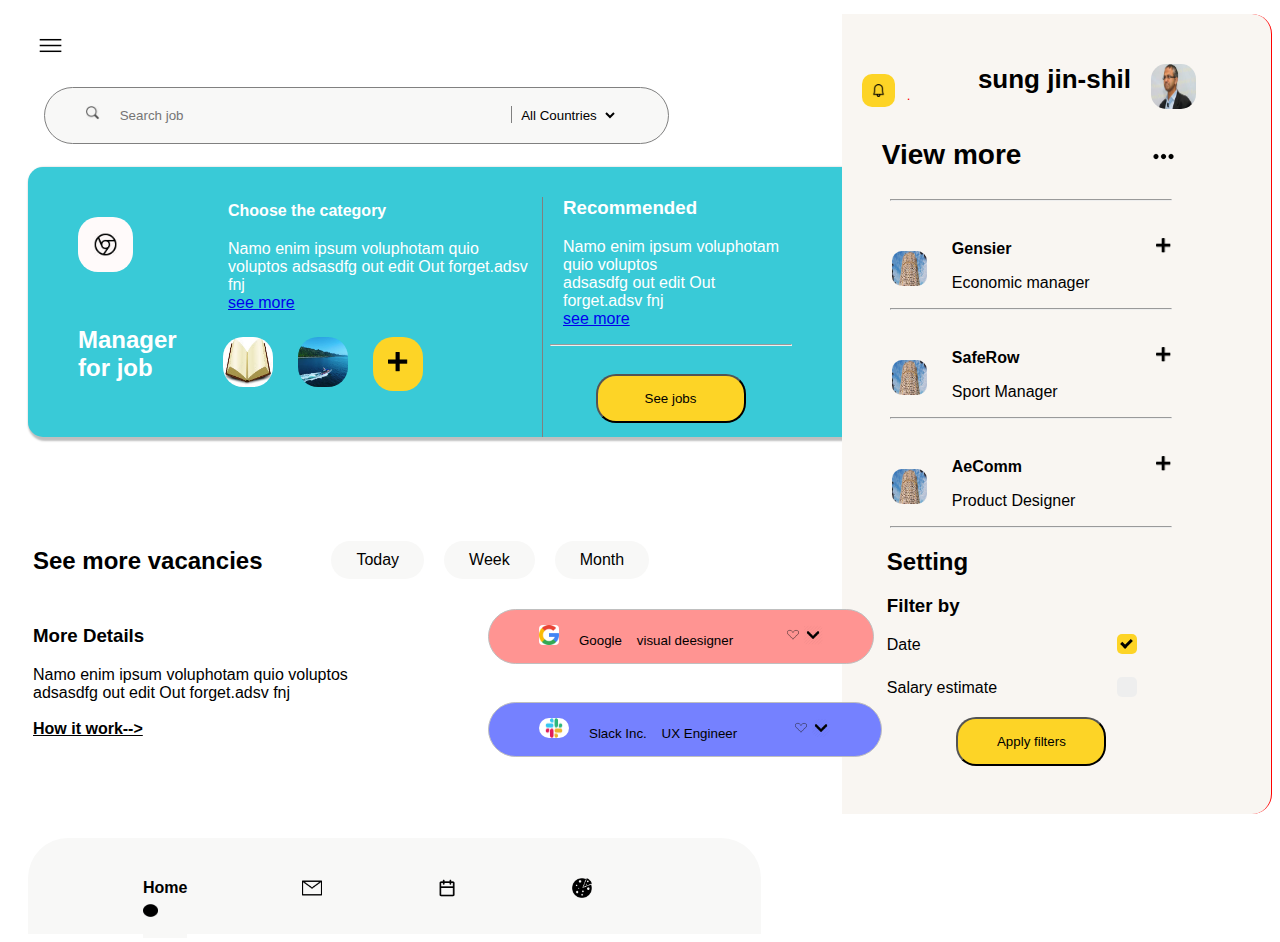
<file: dashboard/index.html>
<!DOCTYPE html>
<html lang="en">

<head>
    <meta charset="UTF-8">
    <meta name="viewport" content="width=device-width, initial-scale=1.0">
    <meta http-equiv="X-UA-Compatible" content="ie=edge">
    <link rel="stylesheet" href="./style.css">
    <title>Dashboard</title>
</head>

<body>
    <section class="side1">
        <img src="./images/nav.png" height="35" width="35" class="nav-to">
        <div class="search">

            <div class="search-bar"> <img src="./images/search.png" height="15" width="15"> <input type="text"
                    placeholder="Search job">
                <label class="verticalLine">
                    <select>
                        <option>All Countries</option>
                    </select>
                </label>

            </div>
        </div>
        <div class="card">
            <div class="inner-wrapper">
                <img src="./images/chrome.png" height="25" width="25">
                <h2>Manager<br> for job</h2>
                <div class="inner-wrapper-header"><b>Choose the category</b></div>
                <p>Namo enim ipsum voluphotam quio voluptos adsasdfg out edit Out forget.adsv fnj<br><a href="#">see
                        more</a></p>

            </div>
            <div class="seprator">
                <h3>Recommended</h3>
                <p>Namo enim ipsum voluphotam quio voluptos <br> adsasdfg out edit Out forget.adsv fnj<br><a
                        href="#">see more</a></p>
                <hr width="240px;">
                <center> <button class="see-jobs">See jobs</button></center>
            </div>
            <div class="detail">
                <li class="book"> <img src="./images/book.jpg" height="50" width="50"></li>
                <li class="clerk"><img src="./images/clerk.jpg" height="50" width="50"></li>
                <li class="add"><img src="./images/plus.png" height="20" width="20"></li>
            </div>
        </div>

        <div class="cal">
            <ul>
                <li>Today</li>
                <li>Week</li>
                <li>Month</li>
            </ul>
        </div>

        </div>
        <div class="btn">
            <button class="google"><img src="./images/googlee.png" height="20" width="20"  "><label class="google-title">Google &nbsp;&nbsp;&nbspvisual
                deesigner</label><img src="./images/heart.png" height="20" width="20" class="heart-google"><img src="./images/dropdown.png" height="20" width="20"></div> </button><br>
        <button class="slack"><img src="./images/slack.png" height="20" width="30"><label class="slack-button">Slack Inc.</label><label>&nbsp;&nbsp;&nbsp; UX Engineer
                </label><img src="./images/heart.png" height="20" width="20" class="heart"><img src="./images/dropdown.png" height="20" width="20"> </button>
        </div>
        <div class="external">
            <h2>See more vacancies</h2>
            <h3>More Details</h3>
            <p>Namo enim ipsum voluphotam quio voluptos <br> adsasdfg out edit Out forget.adsv fnj<br><a
                    href="#"><b><br>How it
                        work--> </b></a></p>
        </div>

    </section>
    <section class="nav-bar">
        <div class="nav-wrapper">
            <img src="./images/notification.png" height="13" width="13" class="notification-icon"><sup class="alert">.</sup>
            <div class="profile-title">
              <h2 >sung jin-shil<img src="./images/profile.jpg" height="45" width="45" class="profile-img"></h2>
            </div>
        </div>
        <div>
            <h3 class="view-more">View more</h3>
        </div>
        <div class="nav-hor"><img src="./images/nav-hor.png" height="25" width="25"></div>
        <hr width="280">
        <div class="data1">
            <img src="./images/building.jpg" height="35" width="35">
            <div class="text">
                <label class="text"><b>Gensier</b></label>
                <p> Economic manager<p>
                        <div class="plus">
                            <img src="./images/plus.png" height="15" width="15">
                        </div>
            </div>
        </div>
        <hr width="280">
        <div class="data1">
            <img src="./images/building.jpg" height="35" width="35">
            <div class="text">
                <label class="text"><b>SafeRow</b></label>
                <p> Sport Manager<p>
                        <div class="plus">
                            <img src="./images/plus.png" height="15" width="15">
                        </div>
            </div>
        </div>
        <hr width="280">
        <div class="data1">
            <img src="./images/building.jpg" height="35" width="35">
            <div class="text">
                <label class="text"><b>AeComm</b></label>
                <p> Product Designer<p>
                        <div class="plus">
                            <img src="./images/plus.png" height="15" width="15">
                        </div>
            </div>
            <hr width="280">
            <div class="filter">
                <h2>Setting</h2>
                <div>
                    <h3>Filter by</h3>
                </div>
                <div class="date">Date<label class="container">
                        <input type="checkbox" checked>
                        <span class="checkmark"></span>
                    </label>
                </div>
            </div>

            <div class="salary">Salary estimate<label class="container">
                    <input type="checkbox" >
                    <span class="checkmark"></span>
                </label>
            </div>
            <center><button class="see-jobs">Apply filters</button></center>
        </div>

        </div>

    </section>
    <section class="bottom">
        <div class="bottom-bar">
            <li>
                <div class="home"><b>Home</b>
                    <div class="dot"><img src="./images/dot.png" height="25" width="15" class="dot"></div>
                </div>
            </li>
            <li>
                <div><img src="./images/email.png" height="20" width="20"></div>
            </li>
            <li>
                <div><img src="./images/calender.png" height="20" width="20"></div>
            </li>
            <li>
                <div><img src="./images/pizza.png" height="20" width="20"></div>
            </li>
        </div>
    </section>
</body>

</html>
</file>
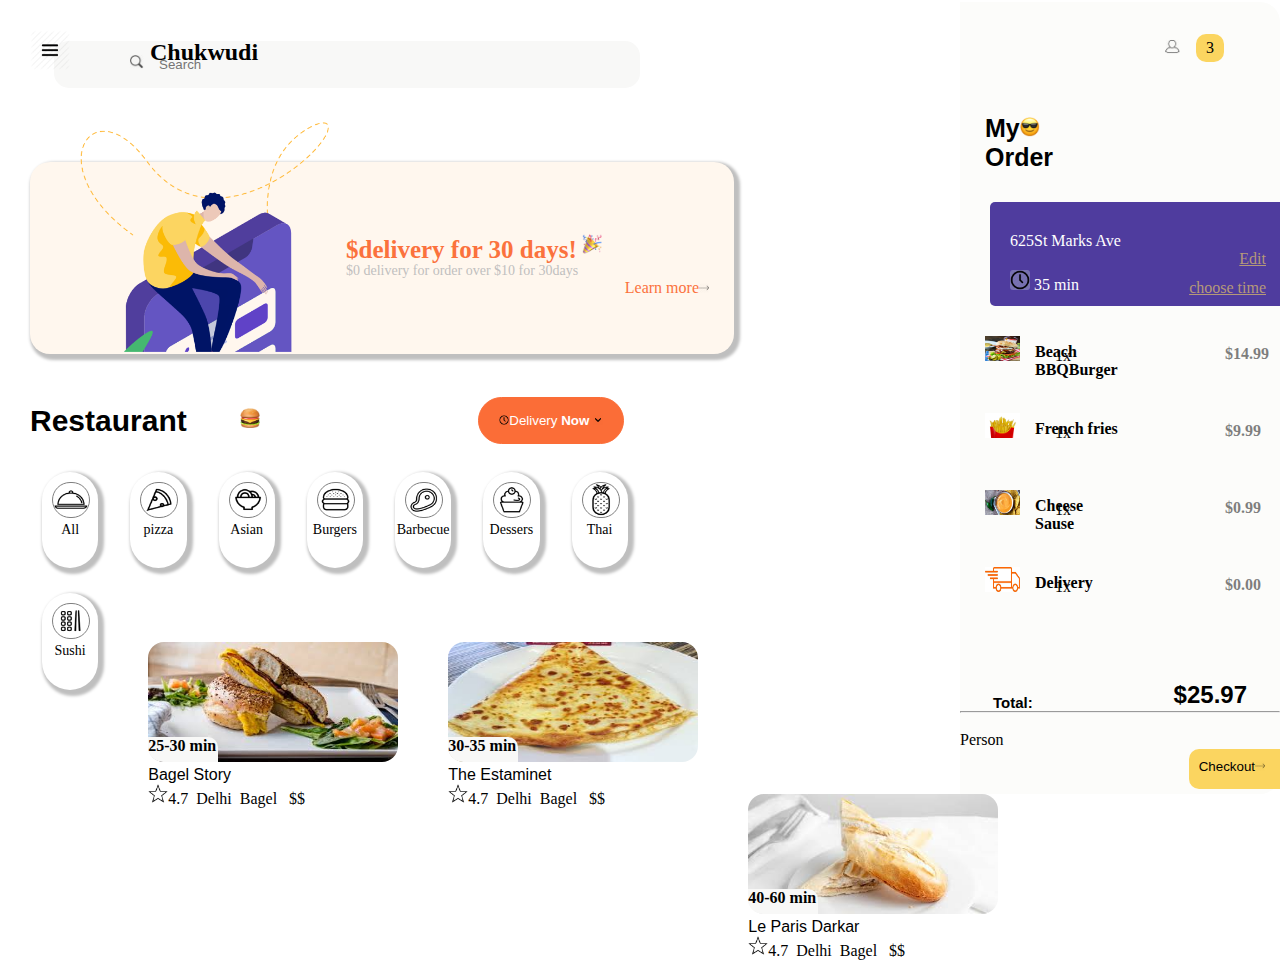
<file: Restaurant/index.html>
<!DOCTYPE html>
<html lang="en">

<head>
    <meta charset="UTF-8">
    <meta name="viewport" content=", initial-scale=1.0">
    <meta http-equiv="X-UA-Compatible" content="ie=edge">
    <link rel="stylesheet" href="./style.css">
    <title>Document</title>
</head>

<body class="body">
    <section>
        <section>
            <div class="header"> <img src="./images/menu.png" height="0" width="00">
                <h2>Chukwudi</h2>
                <div class="search">
                    <img src="./images/search.png"><input type="text" placeholder="Search">
                </div>
            </div>
            <div class="banner"><img src="./images/banner.png" height="230" class="banner-graphics">
                <h3>$delivery for 30 days!</h3>
                <div class="emoji"><img src="./images/1.png" height="20" width="20"></div>
                <div class="wrapper">
                    <p>$0 delivery for order over $10 for 30days</p>
                </div>
                <div class="ref-link">
                    <a href="#">Learn more<img src="./images/arrow.png"height="10" width="10" ></a></div>
            </div>
            <div class="inner-wrapper">
                <h2>Restaurant</h2>
                <div><img src="./images/2.png" height="20" width="20"></div>
                <button class="delivey-now"><img src="./images/clock.png" height="10" width="10">Delivery <b>Now</b>&nbsp;<img src="./images/dropdown.png" height="10" width="10"></button>
            </div>
            <div class="menu">
                <li>
                    <div>
                        <img src="./images/icon1.png" height="13" width="16">
                        <div>
                            <p>All</p>
                        </div>
                    </div>
                </li>
                <li>
                    <div>
                        <img src="./images/icon2.png" height="25" width="20">
                        <div>
                            <p>pizza</p>
                        </div>
                    </div>
                </li>
                <li>
                    <div>
                        <img src="./images/icon3.png" height="25" width="20">
                        <div>
                            <p>Asian</p>
                        </div>
                    </div>
                </li>
                <li>
                    <div>
                        <img src="./images/icon4.png" height="25" width="20">
                        <div>
                            <p>Burgers</p>
                        </div>
                    </div>
                </li>
                <li>
                    <div>
                        <img src="./images/icon5.png" height="25" width="20">
                        <div>
                            <p>Barbecue</p>
                        </div>
                    </div>
                </li>
                <li>
                    <div>
                        <img src="./images/icon6.png" height="25" width="20">
                        <div>
                            <p>Dessers</p>
                        </div>
                    </div>
                </li>
                <li>
                    <div>
                        <img src="./images/icon7.png" height="25" width="20">
                        <div>
                            <p>Thai</p>
                        </div>
                    </div>
                </li>
                <li>
                    <div>
                        <img src="./images/icon8.png" height="25" width="20">
                        <div>
                            <p>Sushi</p>
                        </div>
                    </div>
                </li>

            </div>


        </section>
    </section>
    <section class="nav">

        <div class="user-count">3</div>
        <img src="./images/user.png" height="15px" width="15px" class="user-icon">

        <div class="nav-header"><b>My<img src="./images/3.png" height="20px" width="20px"><br> Order</b>
        </div>
        <div class="address-wrapper">
            <div>
                <div class="address-title">625St Marks Ave</div>
                <div><a href="#">Edit</a></div>
            </div>
            <div class="time">
                <img src="./images/clock.png" height=" 20px " width="20px"> <span>35 min</span>
                <div class="choose-time"><a href="# ">choose time</a></div>
            </div>
        </div>
        <div class="order-list">
            <div>
                <img src="./images/bbq.jpg" height="25px" width="35px"><span style="margin-left:35px;">1x</span>

                <span class="order-price"> <b>$14.99</b></span>
                <span class="order-name"><b>Beach BBQBurger</b></span>
            </div>
            <div style="margin-top:50px;">
                <img src="./images/fries.jpg" height="25px" width="35px"><span style="margin-left:35px;">1x</span>

                <span class="order-price"> <b>$9.99</b></span>
                <span class="order-name"><b>French fries</b></span>
            </div>
            <div style="margin-top:50px;">
                <img src="./images/cheesesause.jpg" height="25px" width="35px"><span style="margin-left:35px;">1x</span>

                <span class="order-price"> <b>$0.99</b></span>
                <span class="order-name"><b>Cheese Sause</b></span>
            </div>
            <div style="margin-top:50px;">
                <img src="./images/delivery.jpg" height="25px" width="35px"><span style="margin-left:35px;">1x</span>

                <span class="order-price"> <b>$0.00</b></span>
                <span class="order-name"><b>Delivery</b></span>
            </div>
        </div>
        <div class="total">
            <h3>Total:</h3>
            <div class="final-amount">
                <h2>$25.97</h2>
            </div>
            <hr><br>
            <p>Person</p>
            <div class="checkout">
                <button>Checkout<img src="./images/arrow.png" height="10px" width="10px"></button>
            </div>
        </div>

    </section>
    <section>
        <div class="card">
            <li>
                <div class="product1">
                    <img src="./images/burger.jpg" height="120px" width="250px" class="bagel">
                    <div class="stick"><b>25-30 min</b></div>
                    <div class="card-title">Bagel Story </div>
                    <div><img src="./images/star.png" height="20px" width="20px">4.7 &nbsp;Delhi&nbsp; Bagel &nbsp; $$
                    </div>
                </div>
            </li>
            <li>
                <div class="product1">
                    <img src="./images/theestaminet.jpg" height="120px" width="250px" class="bagel">
                    <div class="stick"><b>30-35 min</b></div>
                    <div class="card-title">The Estaminet</div>
                    <div><img src="./images/star.png" height="20px" width="20px">4.7 &nbsp;Delhi&nbsp; Bagel &nbsp; $$
                    </div>
                </div>
            </li>
            <li>
                <div class="product1">
                    <img src="./images/lpd.jpg" height="120px" width="250px" class="bagel">
                    <div class="stick"><b>40-60 min</b></div>
                    <div class="card-title">Le Paris Darkar</div>
                    <div><img src="./images/star.png" height="20px" width="20px">4.7 &nbsp;Delhi&nbsp; Bagel &nbsp; $$
                    </div>
                </div>
            </li>
        </div>
    </section>

</body>

</html>
</file>
<file: dashboard/style.css>
*{
    font-family: Verdana, Geneva, Tahoma, sans-serif;
}
.side1{
    width:80%;
}
.search-bar input[type="text"]{
padding-top:10px;
padding-bottom:10px;
padding-left:15px;
border: none;
background-color: #f8f8f7;
}
.search{
    float:right;
    margin-right:350px;
  border:1px solid grey;
  border-radius:35px;
  margin-top:20px;
  padding-right:50px;
  padding-top:10px;
 
  padding-bottom:10px;
  background-color: #f8f8f7;
}
.search-bar img{
    margin-left:40px;
}
.search select{
    background-color: #f8f8f7;
    padding: 5px;
    margin-left:0px;
    border: none
}
.verticalLine {
    border-left: 1px solid grey;
    margin-left:208px;
  }
  .seprator{
    border-left: 1px solid grey;
    margin-left:29rem;
    height:15rem;
    margin-top:-145px;

  }
  .seprator h3{
      margin-top:30px;
      margin-left:20px;
      color:white
  }
  .seprator p{
    margin-top:0px;
    margin-left:20px;
    color:white
}
  .card{
      background-color: #39cad7;
      margin-top:100px;
      margin-left:20px;
      padding-left:50px;
      padding-right:80px;
      padding-bottom:0px;
      width:45rem;
      border-radius: 15px;
      box-shadow: 2px 2px 2px 2px #BFBFBF
  }
  .google-title{
    margin-left:20px;
  }
  .dot{
    margin-top:-40px;
  }
  .detail{
      margin-top:-100px;
      margin-left:120px
  }
  .detail li{
float:left;
list-style: none;
margin-left:25px;
  }
  .add{
      border-radius:20px;
      background-color: #fdd426;
      padding:15px;
  }
  .clerk img{
    border-radius:20px;
  }
  .book img{
    border-radius:20px; 
  }
  .btn{
      margin-top:150px;
  }
  .cal li{
      float:left;
      margin-left: 20px;
      margin-top:9rem;
list-style: none ;
background-color: #f8f8f7;
padding:10px 25px 10px 25px;
border-radius: 25px;
color:black;
  }
  .cal li:hover{
      background-color: #7581ff;
  }
  .inner-wrapper-header{
    margin-left:150px;margin-top:-200px;
    color:white
  }
  .cal{
      float: right;
      margin-right:370px;
      margin-top:-10px;
  }
  .inner-wrapper img{
      margin-top:50px;
      border-radius:20px;
      padding:15px;
      background-color: snow;
  }
  .inner-wrapper h2{
      margin-top:50px;
      color: white;
  }
  .inner-wrapper p{
      margin-left:150px;
      margin-top:20px;
    width:19rem;
      color:white;
  }
  .inner-wrapper label{
    margin-left:200px;
    margin-top:-400px;
}
.google{
    margin-left:30rem;
    padding:15px 50px 15px 50px ;
    background-color: #ff9492;
    border-radius:50px;
    border: 1px solid #BFBFBF;
    margin-top:30px;
}
.google img{
border-radius:4px;

}
.slack{
        margin-top:20px;
        margin-left:30rem;
        padding:15px 50px 15px 50px ;
        background-color: #7581ff;
        border: 1px solid #BFBFBF;
        border-radius:50px;
    }
.slack img{
border-radius:12px;
}
.external{
    margin-left:25px    

}

.external h2{
    margin-top:-210px;
}
.external h3{
    margin-top:50px;
}
.external a{
    color:black;
    
}

.see-jobs{
    width:150px;
    padding:15px 30px 15px 30px;
    border-radius:20px; 
    margin-top:20px;
    background-color: #fdd426;
    
}
.nav-bar{
    float:right;
    background-color: #f9f6f2;
    width:30%;
    padding-right:50px;
    margin-top:-740px;
    margin-right:rem;
    border-right: 1px solid red; 
    border-top-right-radius: 20px;
    border-bottom-right-radius: 20px;   
    height: 800PX;
}
.home{
    margin-top:40px;
}
.nav-to{
    margin-left:25px;
    margin-top:20px;
}
.notification-icon{
    margin-top:60px;
    margin-left:20px;
    background-color: #fdd426;
    padding:10px;
    border-radius:10px;
}
.alert{
    color:red;
    padding:12px;
    margin-top:-60px;
}
.profile-title{
    margin-top:30px;
    margin-right:90px;
    float:right;
    
}.profile-title img{
    margin-left:0px;
    border-radius:35px;

    padding:20px;
}
.profile-title h2{
    margin-top:20px;
    margin-left:50px;
    font-size:26px;
}
.view-more{
    font-size:28px;
    margin-left:40px;
}
.profile-img{
    margin-right:10px;
    position: absolute;
    margin-top:-20px;
}
.nav-hor{
    float:right;
    margin-top:-55px;
    margin-right:45px;
}

.data1 img{
border-radius:10px;
margin-left:50px;
}
.data1 label{
    margin-left:110px;
}
.data1  p{
    margin-left:110px;

}
.data1{
    margin-top:50px;
}
.text{
    margin-top:-50px;
}
.plus{
    float: right;
    margin-top:-70px;
    margin-right:50px;

}
.filter{
    margin-left:45px; 
}
.container {
    display: block;
    position: relative;
    padding-left: 35px;
    margin-left:100px;
    cursor: pointer;
    font-size: 22px;
    -webkit-user-select: none;
    -moz-user-select: none;
    -ms-user-select: none;
    user-select: none;
  }
  
  .container input {
    position: absolute;
    opacity: 0;
    cursor: pointer;
    height: 0;
    width: 0;
    
  }
  

  .checkmark {
    position: absolute;
    top: 0;
    margin-top:-20px;
    margin-left:120px;
    left: 0;
    height: 20px;
    width: 20px;
    background-color: #eee;
    border-radius: 5px;
  }
  
  
  .container:hover input ~ .checkmark {
    background-color: #ccc;
  }
  

  .container input:checked ~ .checkmark {
    background-color: #fdd426;
  }
  
 
  .checkmark:after {
    content: "";
    position: absolute;
    display: none;
  }
  
  
  .container input:checked ~ .checkmark:after {
    display: block;
  }
  

  .container .checkmark:after {
    left: 6px;
    top: 3px;
    width: 4px;
    height: 8px;
    border: solid black;
    border-width: 0 3px 3px 0;
    -webkit-transform: rotate(45deg);
    -ms-transform: rotate(45deg);
    transform: rotate(45deg);
  }
  .salary{
      margin-top:25px;
      margin-left:45px;
  }
  .google-logo{
      margin-left:0px
  }
 .google-title{
     margin-left:20px;
 }
 .heart-google{
     margin-left:50px;
 }
 .heart{
    margin-left:50px;
}
  
  .bottom-bar li{
      float:left;
      background-color:#f8f8f7;
    padding-bottom:10px;
      align-content:center;
      line-height: 20px;
      margin-left:115px;
     list-style: none;
    
        }
  .bottom-bar li img{
      margin-top:40px;
     
  }
  .bottom{
      margin-left:20px;
background-color: #f8f8f7;
height: 6rem;
width:58%;
margin-top:100px;
border-top-left-radius: 40px;
border-top-right-radius: 40px;
  }
  .slack-button{
    margin-left:20px;
  }
</file>
<file: Restaurant/style.css>
* {
      margin: 0px;
      padding: 0px;
  }
  
  .menu li {
      float: left;
      list-style: none;
      background-color: white;
      box-shadow: 3px 3px 3px 3px #bfbfbf;
      margin-left: 32px;
      width: 56.25px;
      height: 96.25px;
      margin-top: 25px;
      border-top-left-radius: 29px;
      border-top-right-radius: 29px;
      border-bottom-left-radius: 29px;
      border-bottom-right-radius: 29px;
  }
  
  .menu li:hover {
      background-color: #fbd560;
  }
  
  .menu li div img {
      border: 1px solid grey;
      border-radius: 55px;
      height: 34px;
      width: 36px;
      margin-top: 10px;
      margin-left: 10px;
      background-color: white;
  }
  
  .menu li div div p {
      font-size: 14px;
      text-align: center;
  }
  
  .menu {
      width: 50%;
      height: 195px;
      margin-top: 15px;
      margin-left: 10px;
  }
  
  .header {
      margin-top: 30px;
  }
  
  .header img {
      height: 40px;
      margin-left: 30px;
      width: 40px;
  }
  
  .header h2 {
      margin-top: -35px;
      margin-left: 150px;
  }
  
  .search {
      float: right;
      margin-right: 40rem;
      margin-top: -25px;
      background-color: #F8F8F7;
      padding-right: 19rem;
      padding-top: 6px;
      padding-bottom: 6px;
      padding-left: 45px;
      border: none;
      border-radius: 15px;
  }
  
  .search img {
      height: 15px;
      width: 15px;
  }
  
  .search input[type="text"] {
      padding-top: 10px;
      padding-bottom: 10px;
      padding-left: 15px;
      border: none;
      background-color: #f8f8f7;
  }
  
  .banner {
      background-color: #fff7ee;
      width: 55%;
      height: 12rem;
      margin-top: 6rem;
      margin-left: 30px;
      border-radius: 20px;
      box-shadow: 3px 3px 3px 3px #bfbfbf
  }
  
  .banner-graphics {
      margin-top: -40px;
      margin-left: 50px;
  }
  
  .banner h3 {
      margin-left: 19.75rem;
      margin-top: -120px;
      color: #fb723d;
      font-size: 25px;
  }
  
  .emoji {
      margin-left: 34.5rem;
      margin-top: -30px
  }
  
  .wrapper {
      margin-top: 5px;
      margin-left: 19.75rem;
      color: #bfbfbf;
      font-size: 14px;
  }
  
  .ref-link {
      float: right;
      margin-right: 25px;
  }
  
  .ref-link a {
      text-decoration: none;
      color: #fb723d;
      font-size: 16px;
  }
  
  .inner-wrapper {
      margin-top: 50px;
  }
  
  .inner-wrapper h2 {
      font-size: 30px;
      margin-left: 30px;
      font-family: Verdana, Geneva, Tahoma, sans-serif;
  }
  
  .inner-wrapper div {
      margin-left: 15rem;
      margin-top: -30px;
  }
  
  .delivey-now {
      float: right;
      margin-top: -35px;
      margin-right: 41rem;
      padding: 15px 20px 15px 20px;
      background-color: #fb6d37;
      color: white;
      border-radius: 30px;
      border: 1px solid #fb6d37;
  }
  
  @media only screen and (max-width:600px) {
      .body {
          display: none;
      }
  }
  
  .burger {
      margin-left: 25px;
  }
  
  .nav {
      float: right;
      margin-top: -40rem;
      border-top-right-radius: 20px;
      border-bottom-right-radius: 20px;
      width: 25%;
      background-color: #fcfcfa;
      height: 49.5rem;
  }
  
  .address-wrapper {
      background-color: #4f3c9e;
      border-radius: 5px;
      height: 4rem;
      margin: 30px;
      width: 16rem;
      padding: 20px;
  }
  
  .address-wrapper h5 {
      font-size: 16px;
      margin-top: 10px;
      color: white;
  }
  
  .address-wrapper a {
      float: right;
      color: #b59979;
  }
  
  .user-icon {
      float: right;
      margin-right: 1rem;
      margin-top: 2.3rem;
  }
  
  .user-count {
      float: right;
      margin-right: 3.5rem;
      background-color: #fbd560;
      padding: 5px 10px 5px 10px;
      border-radius: 10px;
      margin-top: 2rem;
  }
  
  .nav-header {
      margin-top: 7rem;
      font-size: 25px;
      margin-left: 25px;
      font-family: Verdana, Geneva, Tahoma, sans-serif;
  }
  
  .product1 {
      margin-left: 50px;
  }
  
  .bagel {
      border-radius: 16px;
  }
  
  .stick {
      background-color: #f8f8f7;
      margin-top: -29px;
      width: 70px;
      height: 25.3px;
      position: absolute;
      border-top-right-radius: 10px;
      border-bottom-left-radius: 15px;
  }
  
  .card-title {
      margin-top: 0px;
      font-family: Verdana, Geneva, Tahoma, sans-serif;
  }
  
  .card li {
      float: left;
      list-style: none;
  }
  
  .address-title {
      margin-top: 10px;
      color: white;
  }
  
  .time {
      margin-top: 20px;
      color: white;
  }
  
  .time img {
      background-color: #7872b2;
      border-radius: 3px;
  }
  
  .choose-time {
      margin-top: -15px;
  }
  
  .order-list {
      margin-left: 25px;
  }
  
  .order-name {
      float: right;
      width: 85px;
      margin-right: 10rem;
      margin-top: -20px;
  }
  
  .order-price {
      display: block;
      margin-left: 15rem;
      opacity: 0.5;
      width: 20px;
      margin-top: -20px;
  }
  
  .final-amount h2 {
      float: right;
      margin-top: -30px;
      margin-right: 33px;
      font-family: Verdana, Geneva, Tahoma, sans-serif;
  }
  
  .total h3 {
      margin-top: 25px;
      font-size: 15px;
      margin-left: 33px;
      margin-top: 100px;
      font-family: Verdana, Geneva, Tahoma, sans-serif;
  }
  
  .checkout button {
      background-color: #fbd560;
      padding: 10px 15px 15px 10px;
      float: right;
      border: none;
      border-top-left-radius: 10px;
      border-bottom-left-radius: 10px;
  }
</file>
